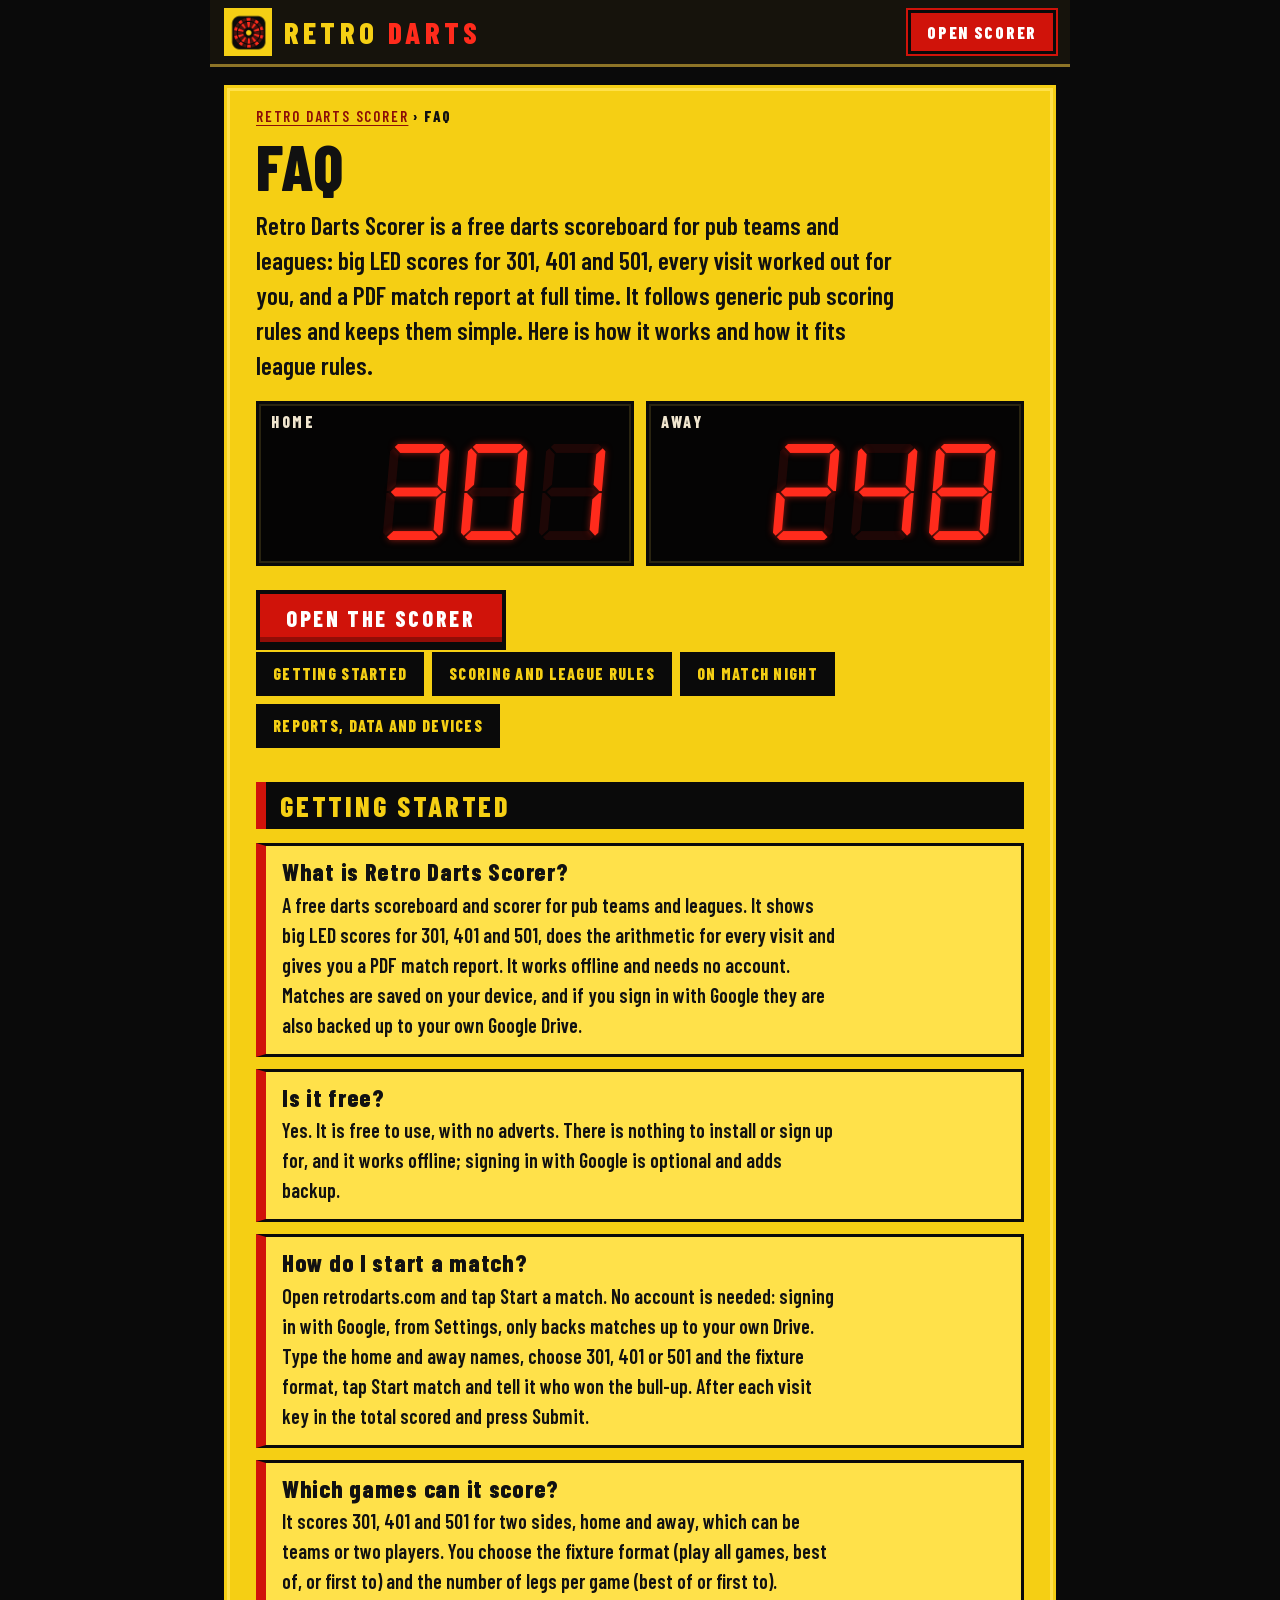
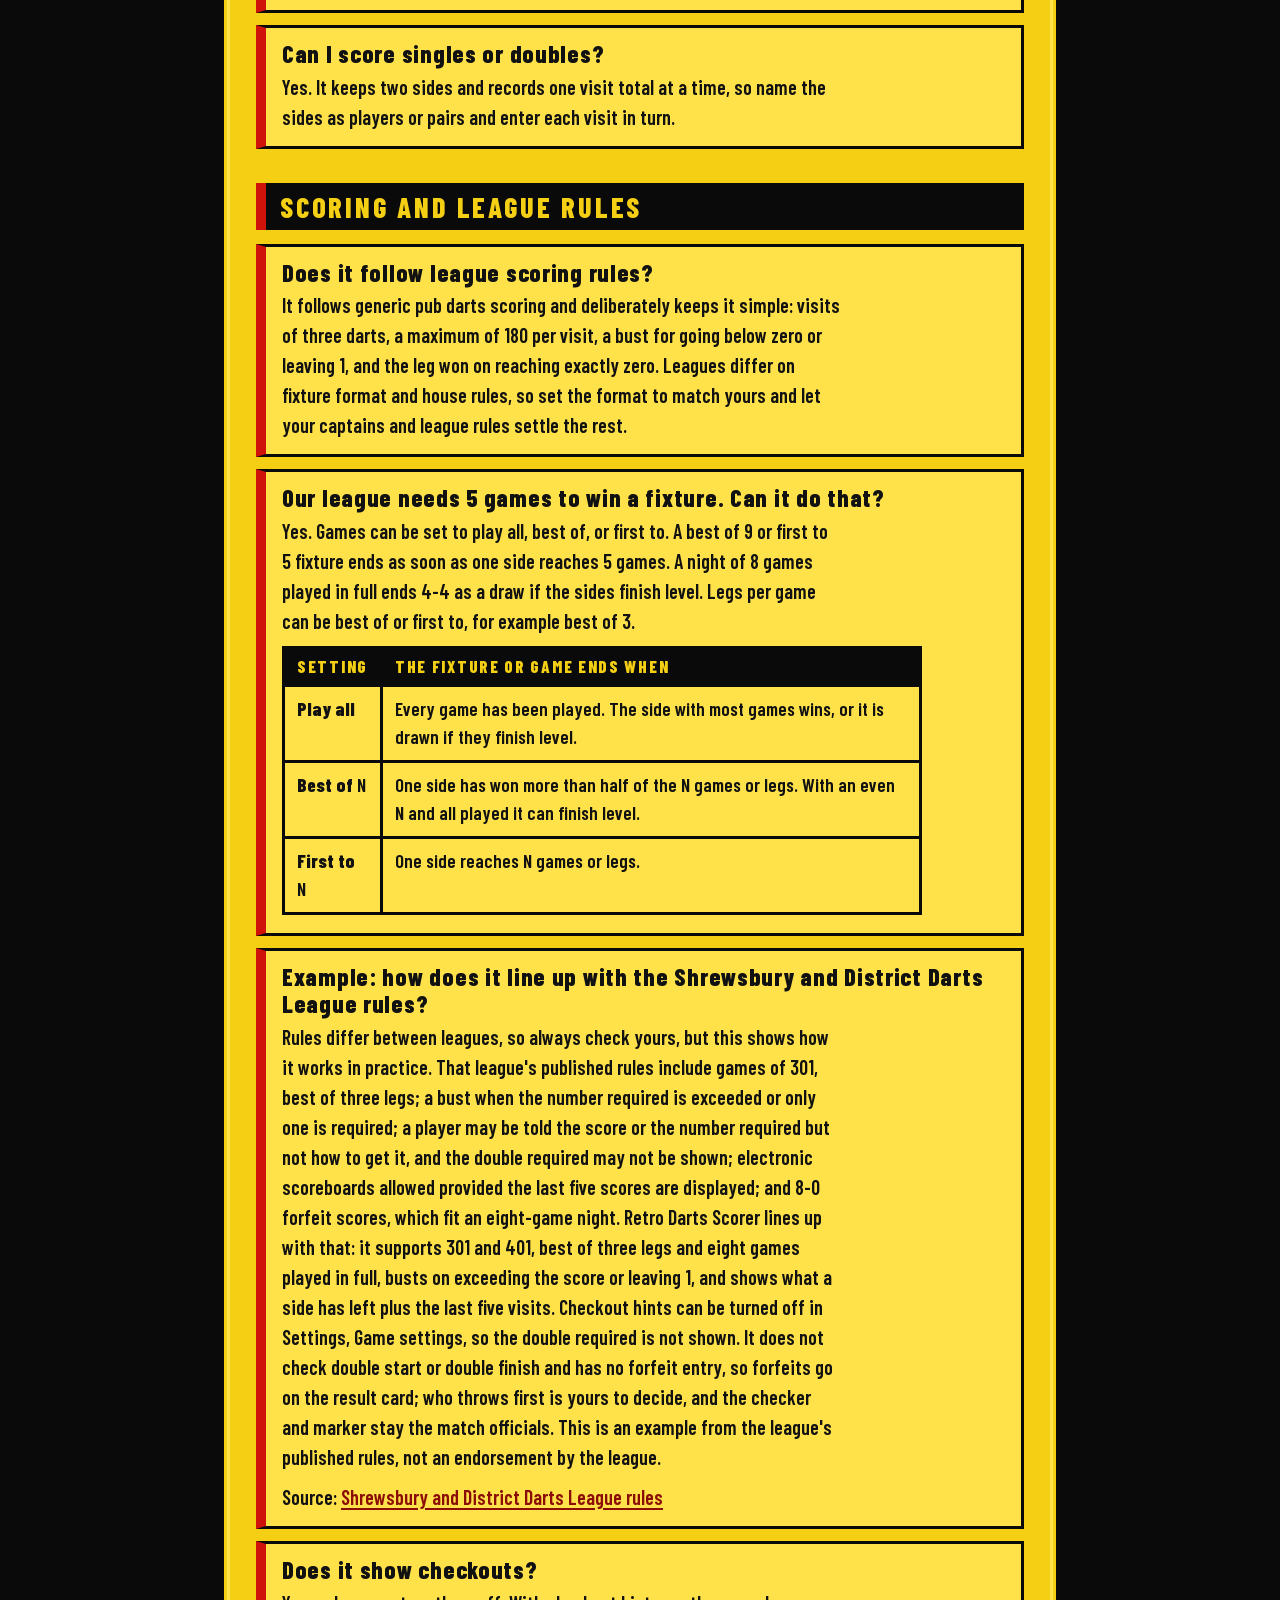
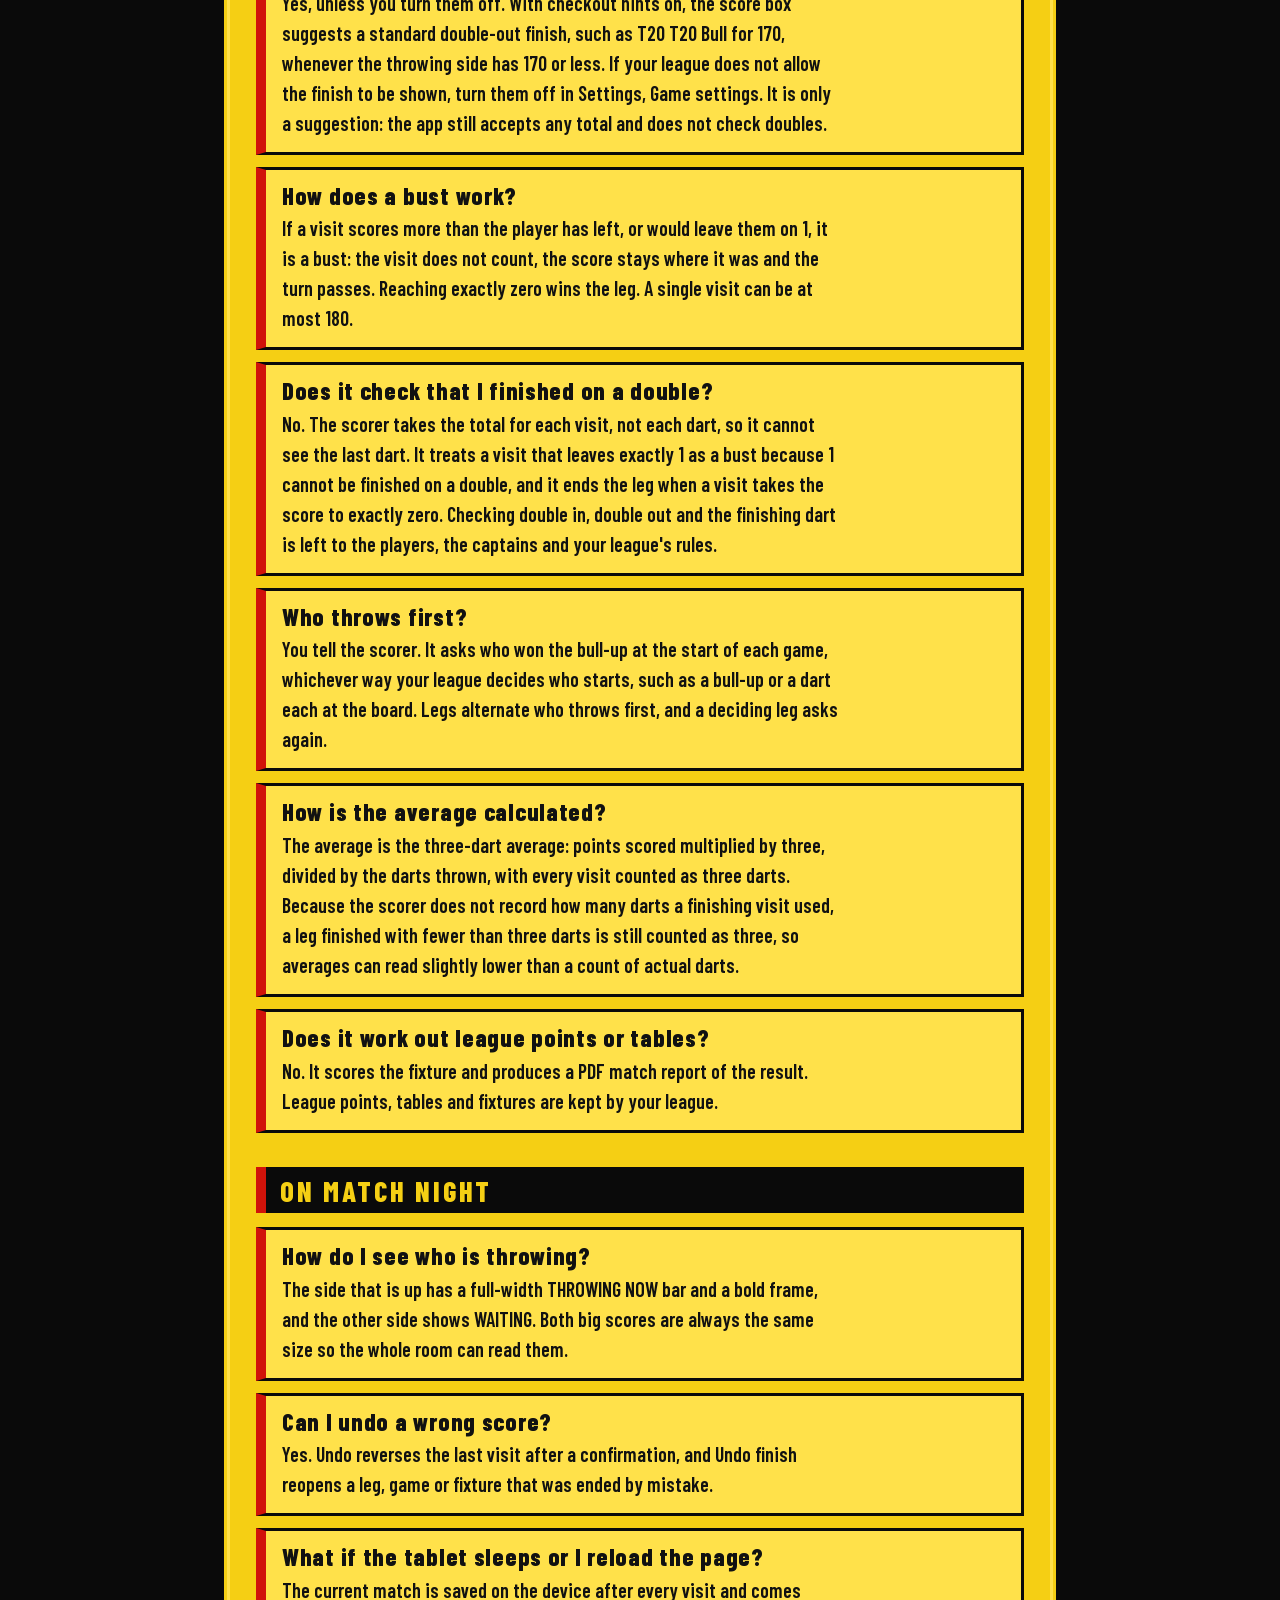
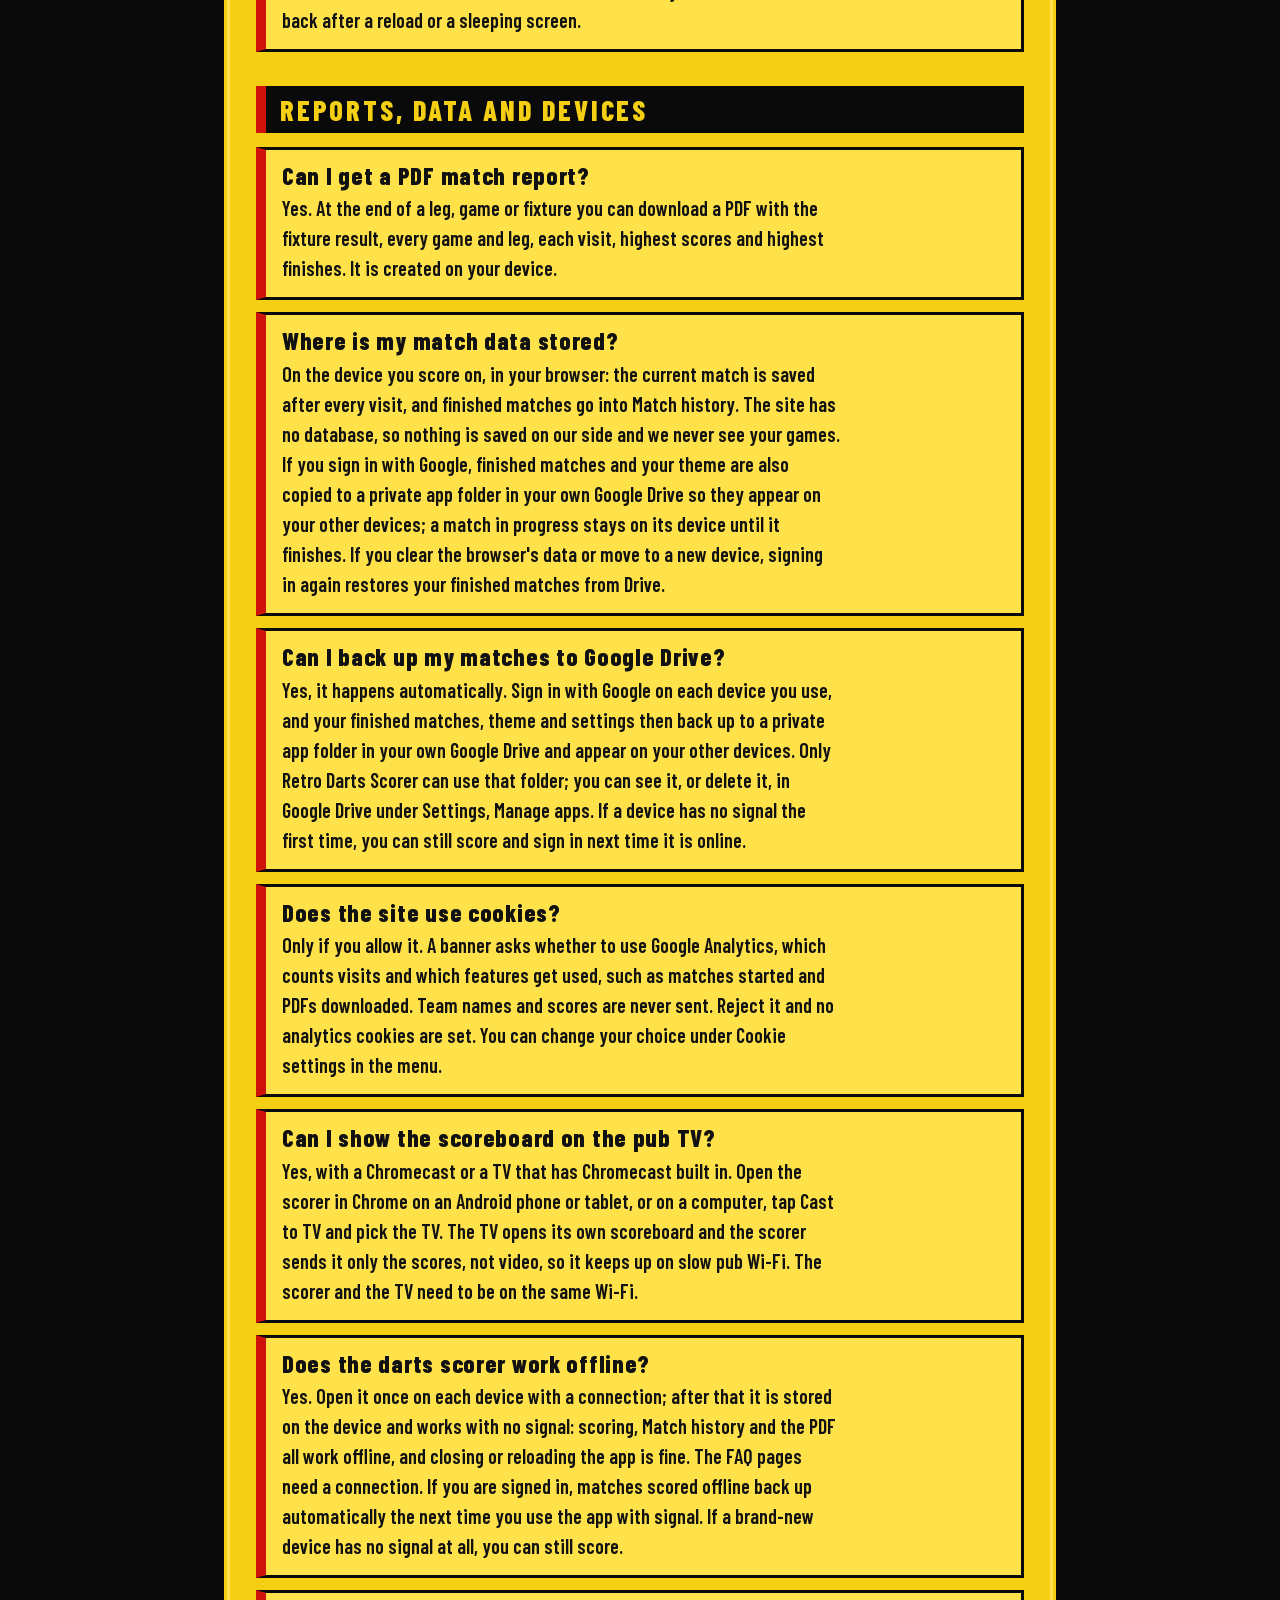
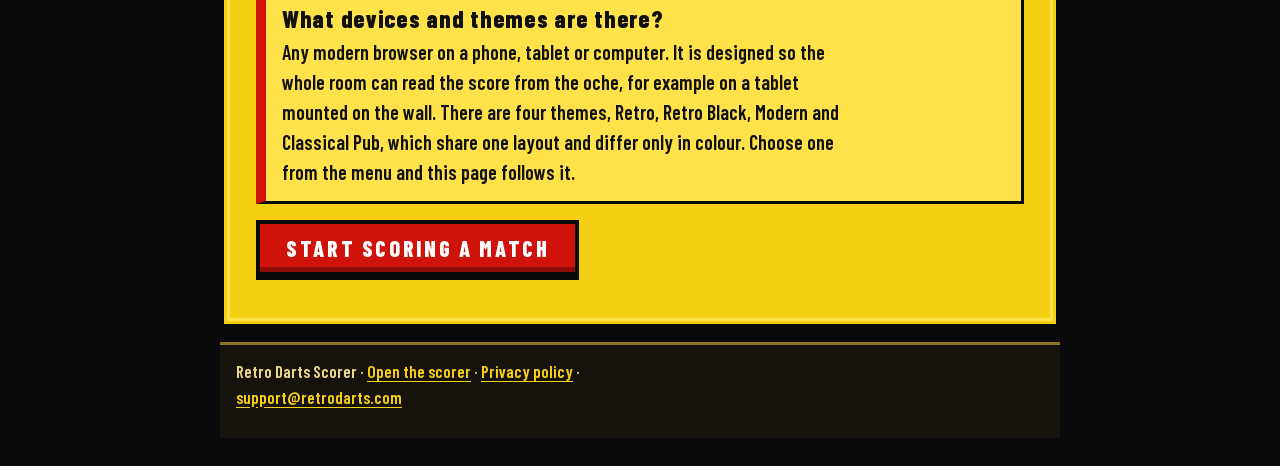
<file: faq/index.html>
<!doctype html>
<html lang="en-GB" data-theme="retro">
<head>
  <meta charset="utf-8">
  <meta name="viewport" content="width=device-width, initial-scale=1, viewport-fit=cover">
  <meta name="theme-color" content="#0A0A0A">
  <title>Retro Darts Scorer FAQ: league scoring rules, busts, formats and PDF reports</title>
  <meta name="description" content="Answers about Retro Darts Scorer: 301, 401 and 501 scoring, bust rules, league fixture formats, bull-ups, averages, optional checkout hints, PDF reports and offline use.">
  <meta name="robots" content="index,follow,max-image-preview:large,max-snippet:-1">
  <link rel="canonical" href="https://retrodarts.com/faq/">
  <meta property="og:type" content="article">
  <meta property="og:site_name" content="Retro Darts">
  <meta property="og:locale" content="en_GB">
  <meta property="og:title" content="Retro Darts Scorer FAQ: league scoring rules, busts and formats">
  <meta property="og:description" content="Scoring rules, league fixture formats, busts, averages, PDF reports and offline use, answered. Free darts scorer for pubs and leagues.">
  <meta property="og:url" content="https://retrodarts.com/faq/">
  <meta property="og:image" content="https://retrodarts.com/og-image.png">
  <meta property="og:image:width" content="1200">
  <meta property="og:image:height" content="630">
  <meta property="og:image:alt" content="Retro Darts: a yellow and black darts scoreboard with red LED scores">
  <meta name="twitter:card" content="summary_large_image">
  <link rel="icon" href="../icons/favicon.svg" type="image/svg+xml">
  <link rel="icon" href="../icons/favicon-32.png" type="image/png" sizes="32x32">
  <link rel="apple-touch-icon" href="../icons/apple-touch-icon.png" sizes="180x180">
  <script>try{var t=localStorage.getItem('retro-darts-theme-v1');if(['retro','led','modern','pub-oche'].indexOf(t)>-1)document.documentElement.setAttribute('data-theme',t)}catch(e){}</script>
  <script type="application/ld+json">
{
  "@context": "https://schema.org",
  "@graph": [
    {
      "@type": "WebPage",
      "@id": "https://retrodarts.com/faq/#webpage",
      "url": "https://retrodarts.com/faq/",
      "name": "Retro Darts Scorer FAQ: league scoring rules, busts, formats and PDF reports",
      "inLanguage": "en-GB",
      "isPartOf": {
        "@id": "https://retrodarts.com/#website"
      },
      "about": {
        "@id": "https://retrodarts.com/#app"
      },
      "breadcrumb": {
        "@id": "https://retrodarts.com/faq/#breadcrumb"
      }
    },
    {
      "@type": "BreadcrumbList",
      "@id": "https://retrodarts.com/faq/#breadcrumb",
      "itemListElement": [
        {
          "@type": "ListItem",
          "position": 1,
          "name": "Retro Darts Scorer",
          "item": "https://retrodarts.com/"
        },
        {
          "@type": "ListItem",
          "position": 2,
          "name": "FAQ",
          "item": "https://retrodarts.com/faq/"
        }
      ]
    },
    {
      "@type": "FAQPage",
      "@id": "https://retrodarts.com/faq/#faq",
      "mainEntity": [
        {
          "@type": "Question",
          "name": "What is Retro Darts Scorer?",
          "acceptedAnswer": {
            "@type": "Answer",
            "text": "A free darts scoreboard and scorer for pub teams and leagues. It shows big LED scores for 301, 401 and 501, does the arithmetic for every visit and gives you a PDF match report. It works offline and needs no account. Matches are saved on your device, and if you sign in with Google they are also backed up to your own Google Drive."
          }
        },
        {
          "@type": "Question",
          "name": "Is it free?",
          "acceptedAnswer": {
            "@type": "Answer",
            "text": "Yes. It is free to use, with no adverts. There is nothing to install or sign up for, and it works offline; signing in with Google is optional and adds backup."
          }
        },
        {
          "@type": "Question",
          "name": "How do I start a match?",
          "acceptedAnswer": {
            "@type": "Answer",
            "text": "Open retrodarts.com and tap Start a match. No account is needed: signing in with Google, from Settings, only backs matches up to your own Drive. Type the home and away names, choose 301, 401 or 501 and the fixture format, tap Start match and tell it who won the bull-up. After each visit key in the total scored and press Submit."
          }
        },
        {
          "@type": "Question",
          "name": "Which games can it score?",
          "acceptedAnswer": {
            "@type": "Answer",
            "text": "It scores 301, 401 and 501 for two sides, home and away, which can be teams or two players. You choose the fixture format (play all games, best of, or first to) and the number of legs per game (best of or first to)."
          }
        },
        {
          "@type": "Question",
          "name": "Can I score singles or doubles?",
          "acceptedAnswer": {
            "@type": "Answer",
            "text": "Yes. It keeps two sides and records one visit total at a time, so name the sides as players or pairs and enter each visit in turn."
          }
        },
        {
          "@type": "Question",
          "name": "Does it follow league scoring rules?",
          "acceptedAnswer": {
            "@type": "Answer",
            "text": "It follows generic pub darts scoring and deliberately keeps it simple: visits of three darts, a maximum of 180 per visit, a bust for going below zero or leaving 1, and the leg won on reaching exactly zero. Leagues differ on fixture format and house rules, so set the format to match yours and let your captains and league rules settle the rest."
          }
        },
        {
          "@type": "Question",
          "name": "Our league needs 5 games to win a fixture. Can it do that?",
          "acceptedAnswer": {
            "@type": "Answer",
            "text": "Yes. Games can be set to play all, best of, or first to. A best of 9 or first to 5 fixture ends as soon as one side reaches 5 games. A night of 8 games played in full ends 4-4 as a draw if the sides finish level. Legs per game can be best of or first to, for example best of 3."
          }
        },
        {
          "@type": "Question",
          "name": "Example: how does it line up with the Shrewsbury and District Darts League rules?",
          "acceptedAnswer": {
            "@type": "Answer",
            "text": "Rules differ between leagues, so always check yours, but this shows how it works in practice. That league's published rules include games of 301, best of three legs; a bust when the number required is exceeded or only one is required; a player may be told the score or the number required but not how to get it, and the double required may not be shown; electronic scoreboards allowed provided the last five scores are displayed; and 8-0 forfeit scores, which fit an eight-game night. Retro Darts Scorer lines up with that: it supports 301 and 401, best of three legs and eight games played in full, busts on exceeding the score or leaving 1, and shows what a side has left plus the last five visits. Checkout hints can be turned off in Settings, Game settings, so the double required is not shown. It does not check double start or double finish and has no forfeit entry, so forfeits go on the result card; who throws first is yours to decide, and the checker and marker stay the match officials. This is an example from the league's published rules, not an endorsement by the league."
          }
        },
        {
          "@type": "Question",
          "name": "Does it show checkouts?",
          "acceptedAnswer": {
            "@type": "Answer",
            "text": "Yes, unless you turn them off. With checkout hints on, the score box suggests a standard double-out finish, such as T20 T20 Bull for 170, whenever the throwing side has 170 or less. If your league does not allow the finish to be shown, turn them off in Settings, Game settings. It is only a suggestion: the app still accepts any total and does not check doubles."
          }
        },
        {
          "@type": "Question",
          "name": "How does a bust work?",
          "acceptedAnswer": {
            "@type": "Answer",
            "text": "If a visit scores more than the player has left, or would leave them on 1, it is a bust: the visit does not count, the score stays where it was and the turn passes. Reaching exactly zero wins the leg. A single visit can be at most 180."
          }
        },
        {
          "@type": "Question",
          "name": "Does it check that I finished on a double?",
          "acceptedAnswer": {
            "@type": "Answer",
            "text": "No. The scorer takes the total for each visit, not each dart, so it cannot see the last dart. It treats a visit that leaves exactly 1 as a bust because 1 cannot be finished on a double, and it ends the leg when a visit takes the score to exactly zero. Checking double in, double out and the finishing dart is left to the players, the captains and your league's rules."
          }
        },
        {
          "@type": "Question",
          "name": "Who throws first?",
          "acceptedAnswer": {
            "@type": "Answer",
            "text": "You tell the scorer. It asks who won the bull-up at the start of each game, whichever way your league decides who starts, such as a bull-up or a dart each at the board. Legs alternate who throws first, and a deciding leg asks again."
          }
        },
        {
          "@type": "Question",
          "name": "How is the average calculated?",
          "acceptedAnswer": {
            "@type": "Answer",
            "text": "The average is the three-dart average: points scored multiplied by three, divided by the darts thrown, with every visit counted as three darts. Because the scorer does not record how many darts a finishing visit used, a leg finished with fewer than three darts is still counted as three, so averages can read slightly lower than a count of actual darts."
          }
        },
        {
          "@type": "Question",
          "name": "Does it work out league points or tables?",
          "acceptedAnswer": {
            "@type": "Answer",
            "text": "No. It scores the fixture and produces a PDF match report of the result. League points, tables and fixtures are kept by your league."
          }
        },
        {
          "@type": "Question",
          "name": "How do I see who is throwing?",
          "acceptedAnswer": {
            "@type": "Answer",
            "text": "The side that is up has a full-width THROWING NOW bar and a bold frame, and the other side shows WAITING. Both big scores are always the same size so the whole room can read them."
          }
        },
        {
          "@type": "Question",
          "name": "Can I undo a wrong score?",
          "acceptedAnswer": {
            "@type": "Answer",
            "text": "Yes. Undo reverses the last visit after a confirmation, and Undo finish reopens a leg, game or fixture that was ended by mistake."
          }
        },
        {
          "@type": "Question",
          "name": "What if the tablet sleeps or I reload the page?",
          "acceptedAnswer": {
            "@type": "Answer",
            "text": "The current match is saved on the device after every visit and comes back after a reload or a sleeping screen."
          }
        },
        {
          "@type": "Question",
          "name": "Can I get a PDF match report?",
          "acceptedAnswer": {
            "@type": "Answer",
            "text": "Yes. At the end of a leg, game or fixture you can download a PDF with the fixture result, every game and leg, each visit, highest scores and highest finishes. It is created on your device."
          }
        },
        {
          "@type": "Question",
          "name": "Where is my match data stored?",
          "acceptedAnswer": {
            "@type": "Answer",
            "text": "On the device you score on, in your browser: the current match is saved after every visit, and finished matches go into Match history. The site has no database, so nothing is saved on our side and we never see your games. If you sign in with Google, finished matches and your theme are also copied to a private app folder in your own Google Drive so they appear on your other devices; a match in progress stays on its device until it finishes. If you clear the browser's data or move to a new device, signing in again restores your finished matches from Drive."
          }
        },
        {
          "@type": "Question",
          "name": "Can I back up my matches to Google Drive?",
          "acceptedAnswer": {
            "@type": "Answer",
            "text": "Yes, it happens automatically. Sign in with Google on each device you use, and your finished matches, theme and settings then back up to a private app folder in your own Google Drive and appear on your other devices. Only Retro Darts Scorer can use that folder; you can see it, or delete it, in Google Drive under Settings, Manage apps. If a device has no signal the first time, you can still score and sign in next time it is online."
          }
        },
        {
          "@type": "Question",
          "name": "Does the site use cookies?",
          "acceptedAnswer": {
            "@type": "Answer",
            "text": "Only if you allow it. A banner asks whether to use Google Analytics, which counts visits and which features get used, such as matches started and PDFs downloaded. Team names and scores are never sent. Reject it and no analytics cookies are set. You can change your choice under Cookie settings in the menu."
          }
        },
        {
          "@type": "Question",
          "name": "Can I show the scoreboard on the pub TV?",
          "acceptedAnswer": {
            "@type": "Answer",
            "text": "Yes, with a Chromecast or a TV that has Chromecast built in. Open the scorer in Chrome on an Android phone or tablet, or on a computer, tap Cast to TV and pick the TV. The TV opens its own scoreboard and the scorer sends it only the scores, not video, so it keeps up on slow pub Wi-Fi. The scorer and the TV need to be on the same Wi-Fi."
          }
        },
        {
          "@type": "Question",
          "name": "Does the darts scorer work offline?",
          "acceptedAnswer": {
            "@type": "Answer",
            "text": "Yes. Open it once on each device with a connection; after that it is stored on the device and works with no signal: scoring, Match history and the PDF all work offline, and closing or reloading the app is fine. The FAQ pages need a connection. If you are signed in, matches scored offline back up automatically the next time you use the app with signal. If a brand-new device has no signal at all, you can still score."
          }
        },
        {
          "@type": "Question",
          "name": "What devices and themes are there?",
          "acceptedAnswer": {
            "@type": "Answer",
            "text": "Any modern browser on a phone, tablet or computer. It is designed so the whole room can read the score from the oche, for example on a tablet mounted on the wall. There are four themes, Retro, Retro Black, Modern and Classical Pub, which share one layout and differ only in colour. Choose one from the menu and this page follows it."
          }
        }
      ]
    }
  ]
}
  </script>
  <link rel="stylesheet" href="../site.css">
</head>
<body>
  <div class="site">
    <header class="bar">
      <a class="brand" href="../" aria-label="Retro Darts Scorer home"><img src="../icons/icon-192.png" alt="" width="48" height="48"><span>Retro <b>Darts</b></span></a>
      <a class="bar-cta" href="../">Open scorer</a>
    </header>
    <main class="page">
      <nav class="crumbs" aria-label="Breadcrumb"><a href="../">Retro Darts Scorer</a> › FAQ</nav>
      <h1>FAQ</h1>
      <p class="lede">Retro Darts Scorer is a free darts scoreboard for pub teams and leagues: big LED scores for 301, 401 and 501, every visit worked out for you, and a PDF match report at full time. It follows generic pub scoring rules and keeps them simple. Here is how it works and how it fits league rules.</p>
      <div class="led-row" aria-hidden="true">
        <div class="led-box"><span class="led-label">Home</span><span class="led"><span>301</span></span></div>
        <div class="led-box"><span class="led-label">Away</span><span class="led"><span>248</span></span></div>
      </div>
      <a class="cta" href="../">Open the scorer</a>
      <ul class="toc" aria-label="Sections">
        <li><a href="#start">Getting started</a></li>
        <li><a href="#rules">Scoring and league rules</a></li>
        <li><a href="#night">On match night</a></li>
        <li><a href="#data">Reports, data and devices</a></li>
      </ul>

      <h2 id="start">Getting started</h2>
      <div class="qa"><h3>What is Retro Darts Scorer?</h3><p>A free darts scoreboard and scorer for pub teams and leagues. It shows big LED scores for 301, 401 and 501, does the arithmetic for every visit and gives you a PDF match report. It works offline and needs no account. Matches are saved on your device, and if you sign in with Google they are also backed up to your own Google Drive.</p></div>
      <div class="qa"><h3>Is it free?</h3><p>Yes. It is free to use, with no adverts. There is nothing to install or sign up for, and it works offline; signing in with Google is optional and adds backup.</p></div>
      <div class="qa"><h3>How do I start a match?</h3><p>Open retrodarts.com and tap Start a match. No account is needed: signing in with Google, from Settings, only backs matches up to your own Drive. Type the home and away names, choose 301, 401 or 501 and the fixture format, tap Start match and tell it who won the bull-up. After each visit key in the total scored and press Submit.</p></div>
      <div class="qa"><h3>Which games can it score?</h3><p>It scores 301, 401 and 501 for two sides, home and away, which can be teams or two players. You choose the fixture format (play all games, best of, or first to) and the number of legs per game (best of or first to).</p></div>
      <div class="qa"><h3>Can I score singles or doubles?</h3><p>Yes. It keeps two sides and records one visit total at a time, so name the sides as players or pairs and enter each visit in turn.</p></div>
      <h2 id="rules">Scoring and league rules</h2>
      <div class="qa"><h3>Does it follow league scoring rules?</h3><p>It follows generic pub darts scoring and deliberately keeps it simple: visits of three darts, a maximum of 180 per visit, a bust for going below zero or leaving 1, and the leg won on reaching exactly zero. Leagues differ on fixture format and house rules, so set the format to match yours and let your captains and league rules settle the rest.</p></div>
      <div class="qa"><h3>Our league needs 5 games to win a fixture. Can it do that?</h3><p>Yes. Games can be set to play all, best of, or first to. A best of 9 or first to 5 fixture ends as soon as one side reaches 5 games. A night of 8 games played in full ends 4-4 as a draw if the sides finish level. Legs per game can be best of or first to, for example best of 3.</p>
        <table class="tbl">
          <thead><tr><th>Setting</th><th>The fixture or game ends when</th></tr></thead>
          <tbody>
            <tr><td><b>Play all</b></td><td>Every game has been played. The side with most games wins, or it is drawn if they finish level.</td></tr>
            <tr><td><b>Best of</b> N</td><td>One side has won more than half of the N games or legs. With an even N and all played it can finish level.</td></tr>
            <tr><td><b>First to</b> N</td><td>One side reaches N games or legs.</td></tr>
          </tbody>
        </table></div>
      <div class="qa"><h3>Example: how does it line up with the Shrewsbury and District Darts League rules?</h3><p>Rules differ between leagues, so always check yours, but this shows how it works in practice. That league's published rules include games of 301, best of three legs; a bust when the number required is exceeded or only one is required; a player may be told the score or the number required but not how to get it, and the double required may not be shown; electronic scoreboards allowed provided the last five scores are displayed; and 8-0 forfeit scores, which fit an eight-game night. Retro Darts Scorer lines up with that: it supports 301 and 401, best of three legs and eight games played in full, busts on exceeding the score or leaving 1, and shows what a side has left plus the last five visits. Checkout hints can be turned off in Settings, Game settings, so the double required is not shown. It does not check double start or double finish and has no forfeit entry, so forfeits go on the result card; who throws first is yours to decide, and the checker and marker stay the match officials. This is an example from the league's published rules, not an endorsement by the league.</p>
        <p class="src">Source: <a href="https://www.shrewsburydarts.org.uk/information/rules/" rel="noopener">Shrewsbury and District Darts League rules</a></p></div>
      <div class="qa"><h3>Does it show checkouts?</h3><p>Yes, unless you turn them off. With checkout hints on, the score box suggests a standard double-out finish, such as T20 T20 Bull for 170, whenever the throwing side has 170 or less. If your league does not allow the finish to be shown, turn them off in Settings, Game settings. It is only a suggestion: the app still accepts any total and does not check doubles.</p></div>
      <div class="qa"><h3>How does a bust work?</h3><p>If a visit scores more than the player has left, or would leave them on 1, it is a bust: the visit does not count, the score stays where it was and the turn passes. Reaching exactly zero wins the leg. A single visit can be at most 180.</p></div>
      <div class="qa"><h3>Does it check that I finished on a double?</h3><p>No. The scorer takes the total for each visit, not each dart, so it cannot see the last dart. It treats a visit that leaves exactly 1 as a bust because 1 cannot be finished on a double, and it ends the leg when a visit takes the score to exactly zero. Checking double in, double out and the finishing dart is left to the players, the captains and your league's rules.</p></div>
      <div class="qa"><h3>Who throws first?</h3><p>You tell the scorer. It asks who won the bull-up at the start of each game, whichever way your league decides who starts, such as a bull-up or a dart each at the board. Legs alternate who throws first, and a deciding leg asks again.</p></div>
      <div class="qa"><h3>How is the average calculated?</h3><p>The average is the three-dart average: points scored multiplied by three, divided by the darts thrown, with every visit counted as three darts. Because the scorer does not record how many darts a finishing visit used, a leg finished with fewer than three darts is still counted as three, so averages can read slightly lower than a count of actual darts.</p></div>
      <div class="qa"><h3>Does it work out league points or tables?</h3><p>No. It scores the fixture and produces a PDF match report of the result. League points, tables and fixtures are kept by your league.</p></div>
      <h2 id="night">On match night</h2>
      <div class="qa"><h3>How do I see who is throwing?</h3><p>The side that is up has a full-width THROWING NOW bar and a bold frame, and the other side shows WAITING. Both big scores are always the same size so the whole room can read them.</p></div>
      <div class="qa"><h3>Can I undo a wrong score?</h3><p>Yes. Undo reverses the last visit after a confirmation, and Undo finish reopens a leg, game or fixture that was ended by mistake.</p></div>
      <div class="qa"><h3>What if the tablet sleeps or I reload the page?</h3><p>The current match is saved on the device after every visit and comes back after a reload or a sleeping screen.</p></div>
      <h2 id="data">Reports, data and devices</h2>
      <div class="qa"><h3>Can I get a PDF match report?</h3><p>Yes. At the end of a leg, game or fixture you can download a PDF with the fixture result, every game and leg, each visit, highest scores and highest finishes. It is created on your device.</p></div>
      <div class="qa"><h3>Where is my match data stored?</h3><p>On the device you score on, in your browser: the current match is saved after every visit, and finished matches go into Match history. The site has no database, so nothing is saved on our side and we never see your games. If you sign in with Google, finished matches and your theme are also copied to a private app folder in your own Google Drive so they appear on your other devices; a match in progress stays on its device until it finishes. If you clear the browser's data or move to a new device, signing in again restores your finished matches from Drive.</p></div>
      <div class="qa"><h3>Can I back up my matches to Google Drive?</h3><p>Yes, it happens automatically. Sign in with Google on each device you use, and your finished matches, theme and settings then back up to a private app folder in your own Google Drive and appear on your other devices. Only Retro Darts Scorer can use that folder; you can see it, or delete it, in Google Drive under Settings, Manage apps. If a device has no signal the first time, you can still score and sign in next time it is online.</p></div>
      <div class="qa"><h3>Does the site use cookies?</h3><p>Only if you allow it. A banner asks whether to use Google Analytics, which counts visits and which features get used, such as matches started and PDFs downloaded. Team names and scores are never sent. Reject it and no analytics cookies are set. You can change your choice under Cookie settings in the menu.</p></div>
      <div class="qa"><h3>Can I show the scoreboard on the pub TV?</h3><p>Yes, with a Chromecast or a TV that has Chromecast built in. Open the scorer in Chrome on an Android phone or tablet, or on a computer, tap Cast to TV and pick the TV. The TV opens its own scoreboard and the scorer sends it only the scores, not video, so it keeps up on slow pub Wi-Fi. The scorer and the TV need to be on the same Wi-Fi.</p></div>
      <div class="qa"><h3>Does the darts scorer work offline?</h3><p>Yes. Open it once on each device with a connection; after that it is stored on the device and works with no signal: scoring, Match history and the PDF all work offline, and closing or reloading the app is fine. The FAQ pages need a connection. If you are signed in, matches scored offline back up automatically the next time you use the app with signal. If a brand-new device has no signal at all, you can still score.</p></div>
      <div class="qa"><h3>What devices and themes are there?</h3><p>Any modern browser on a phone, tablet or computer. It is designed so the whole room can read the score from the oche, for example on a tablet mounted on the wall. There are four themes, Retro, Retro Black, Modern and Classical Pub, which share one layout and differ only in colour. Choose one from the menu and this page follows it.</p></div>

      <p><a class="cta" href="../">Start scoring a match</a></p>
    </main>
    <footer class="foot"><p>Retro Darts Scorer · <a href="../">Open the scorer</a> · <a href="../privacy/">Privacy policy</a> · <!--email_off--><a href="mailto:support@retrodarts.com">support@retrodarts.com</a><!--/email_off--></p></footer>
  </div>
</body>
</html>
</file>
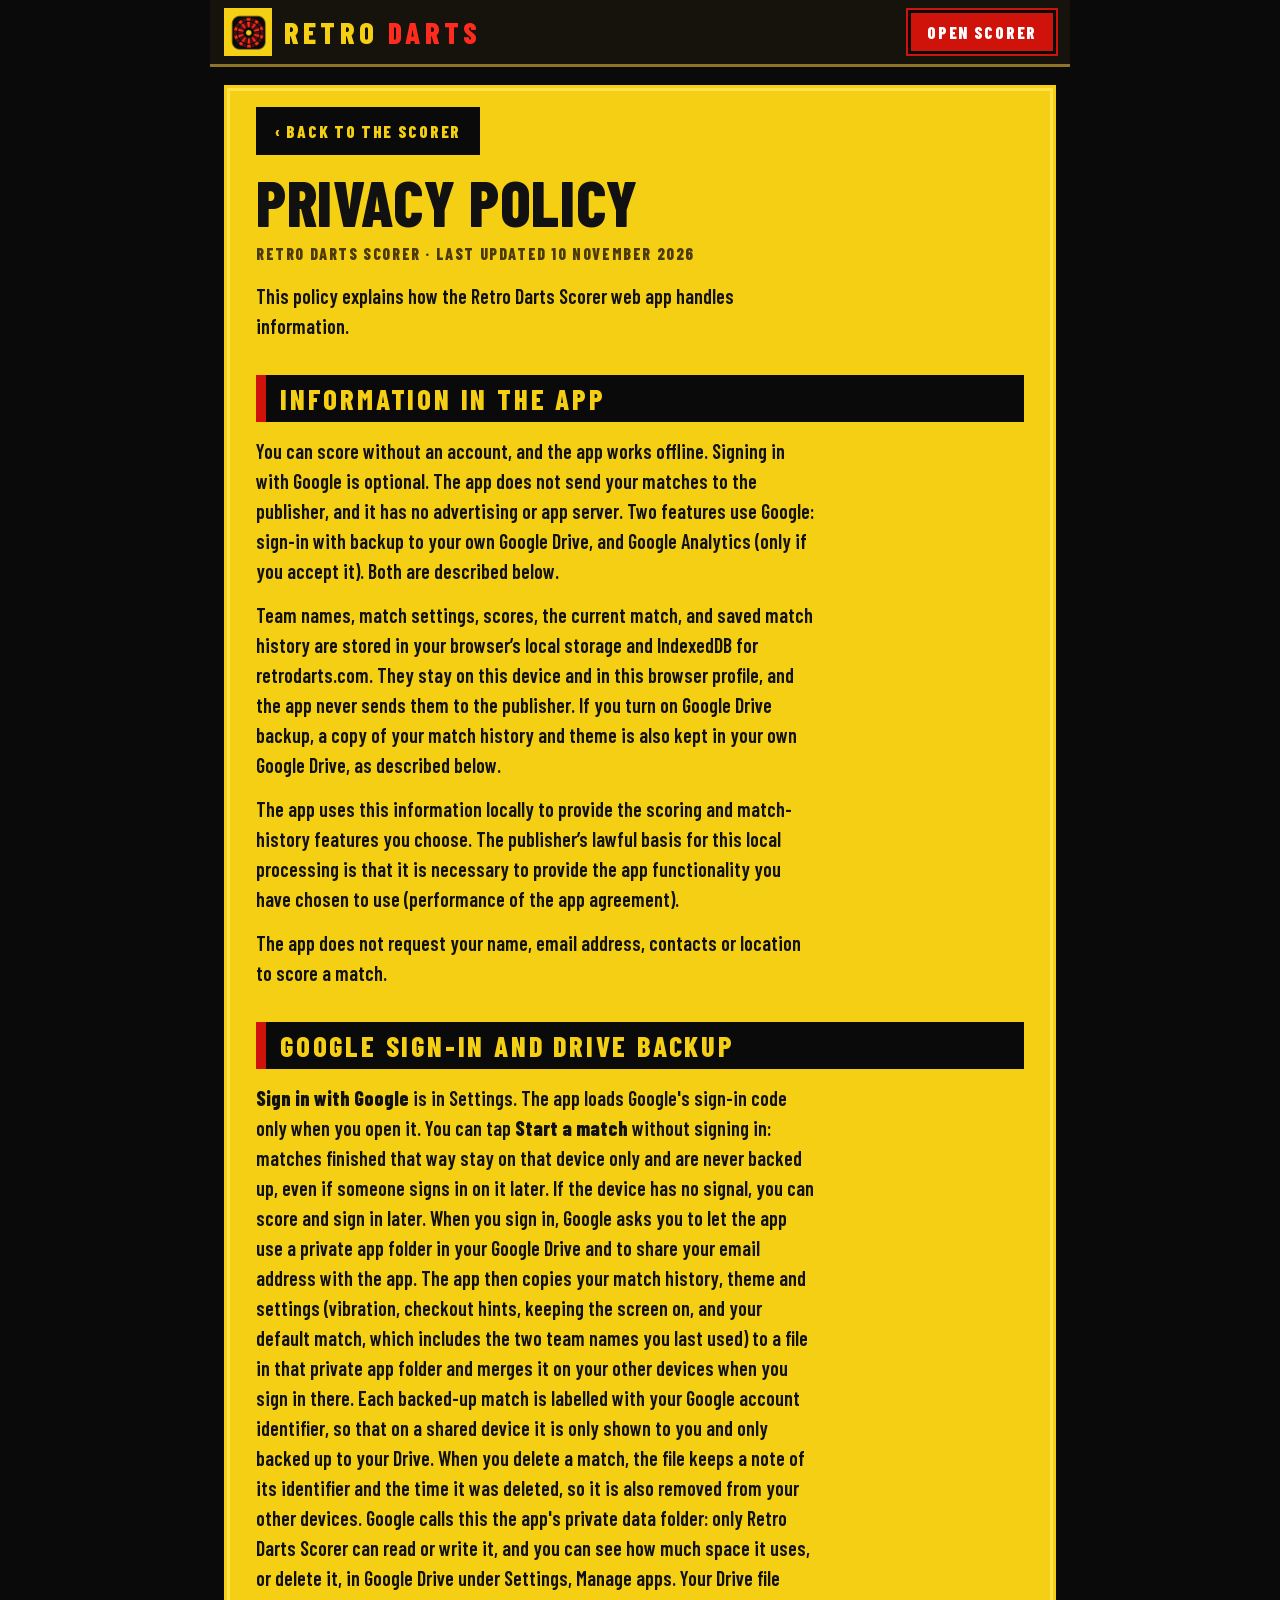
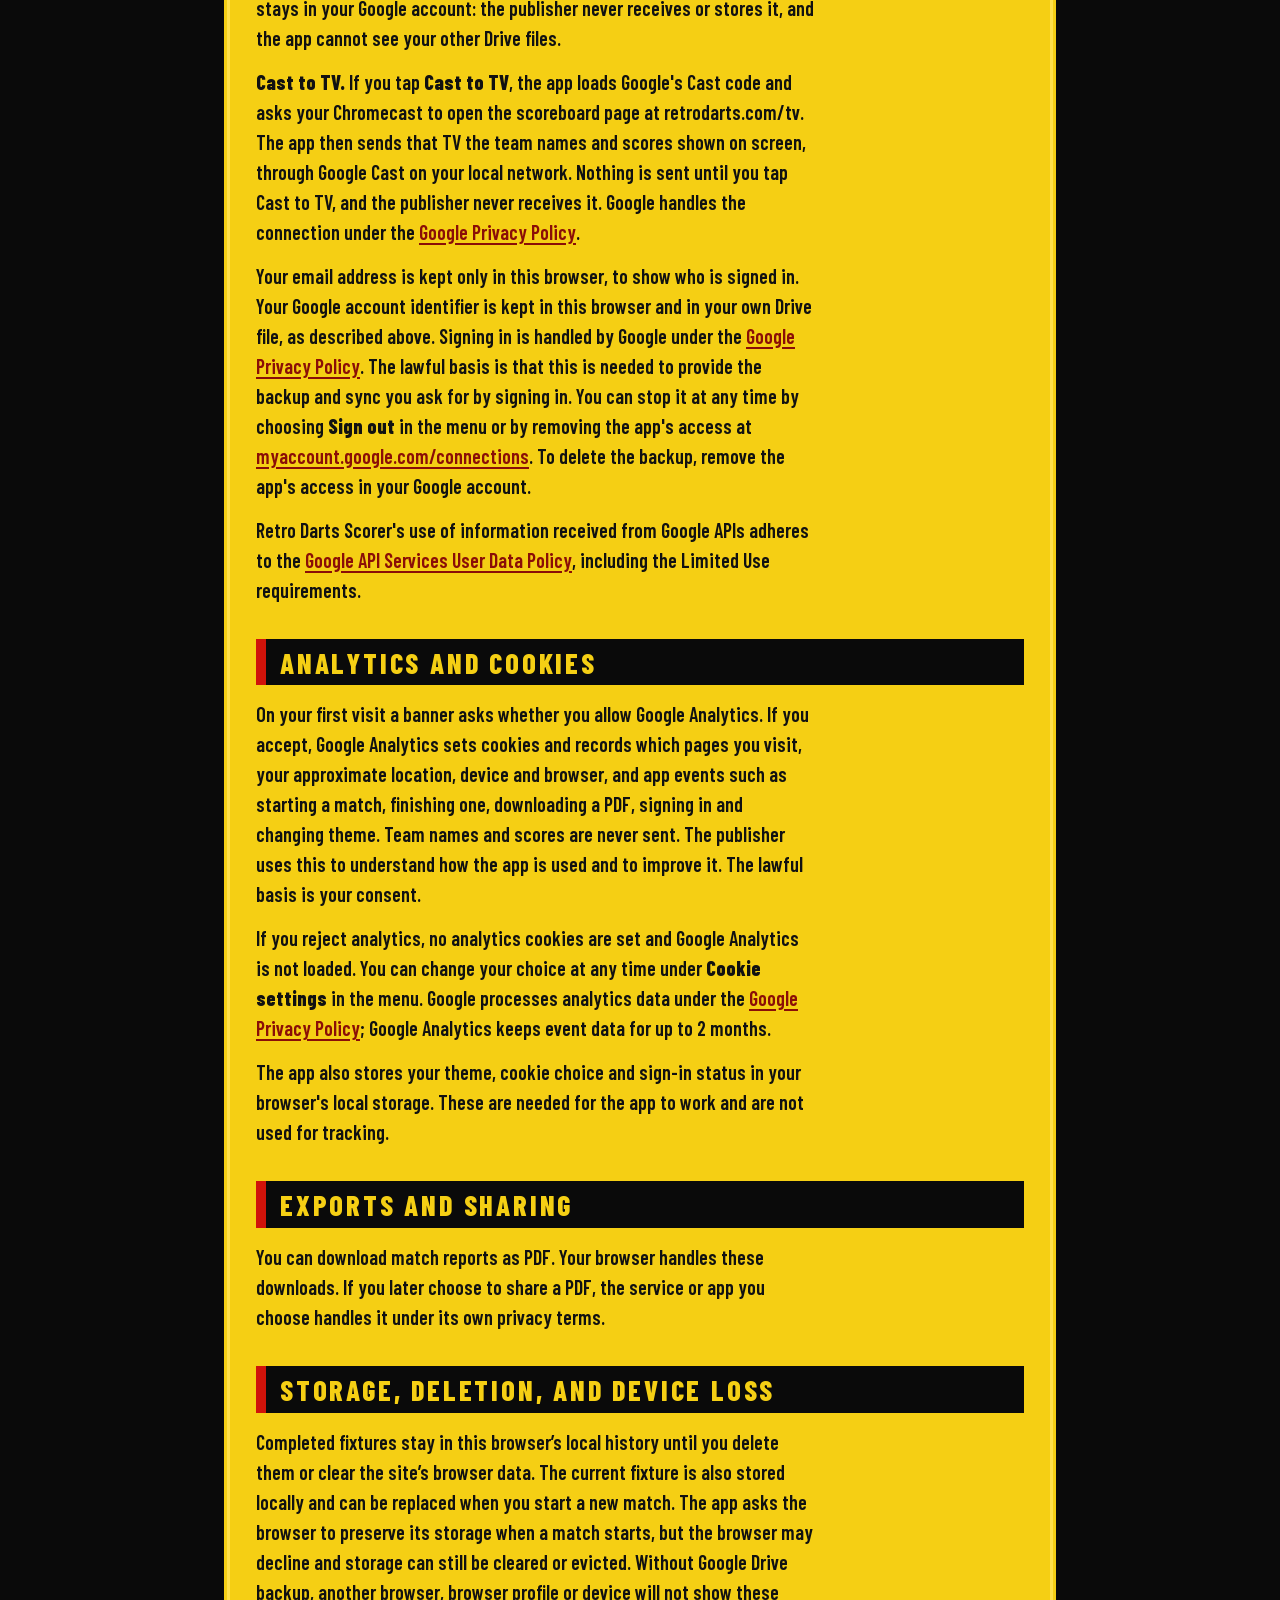
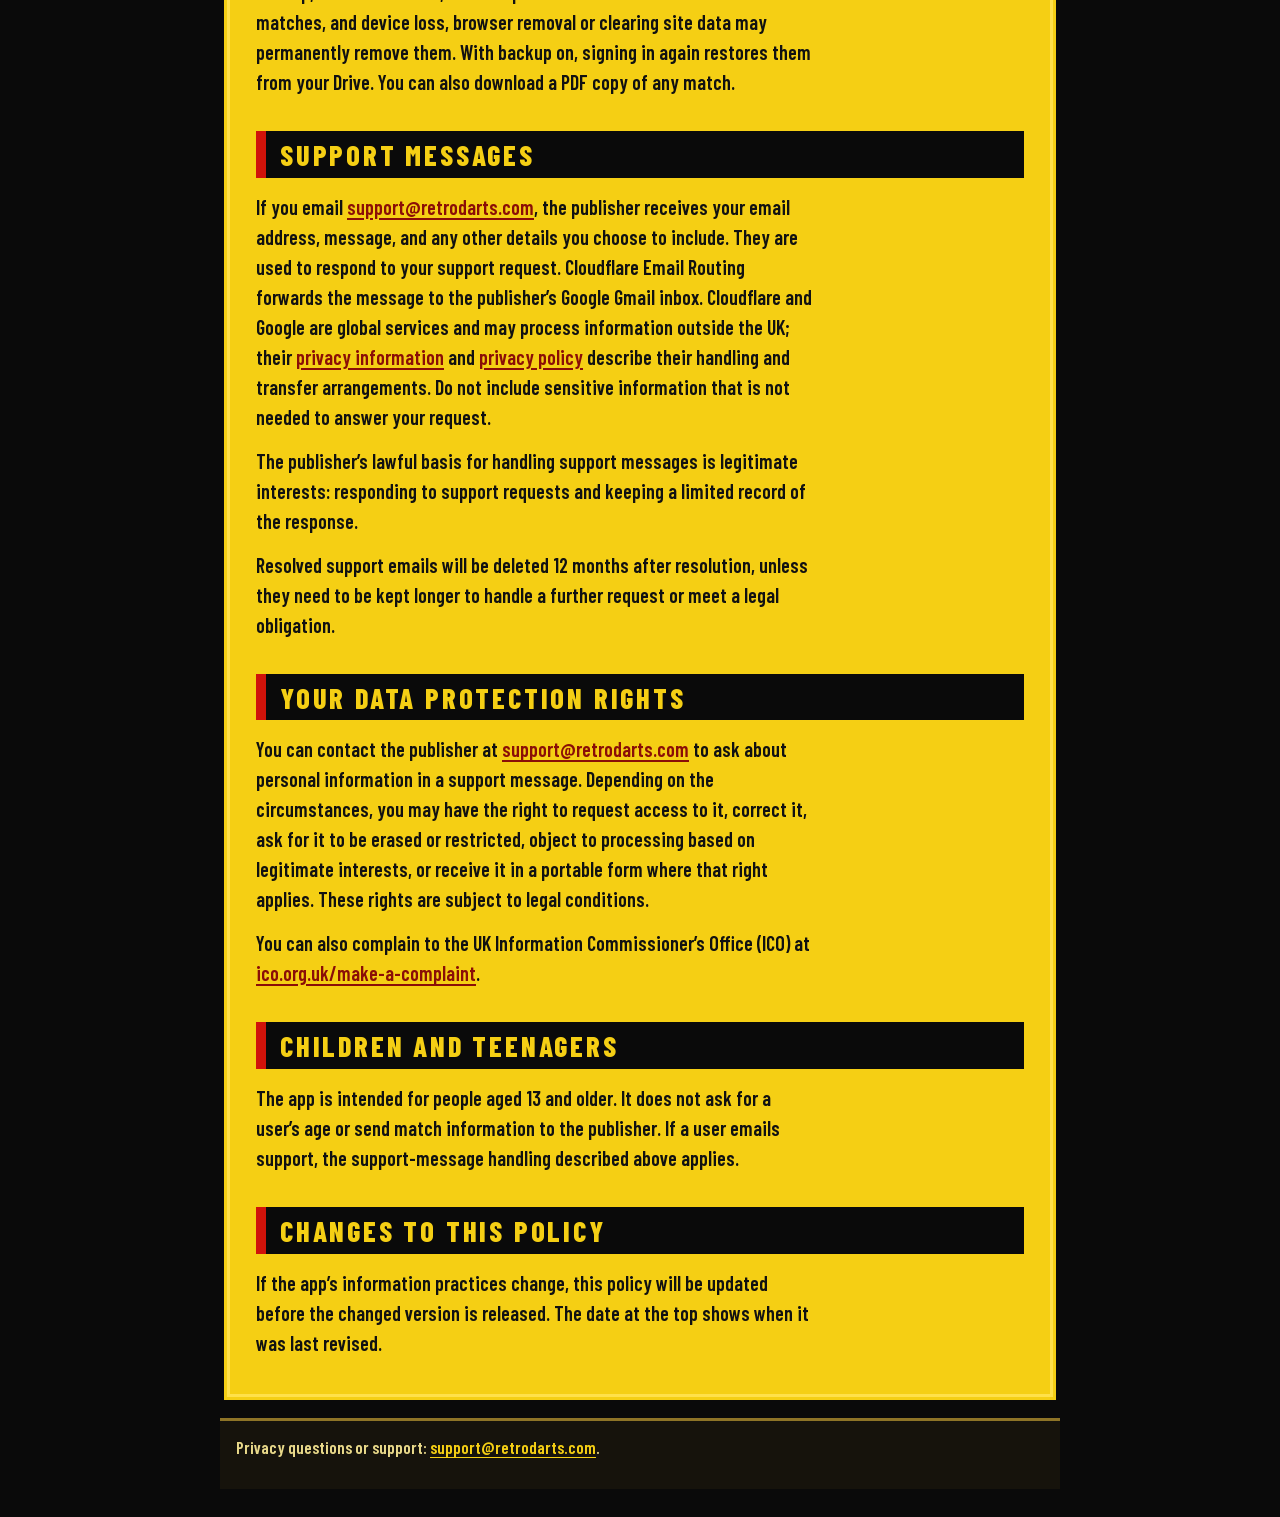
<file: privacy/index.html>
<!doctype html>
<html lang="en-GB" data-theme="retro">
<head>
  <meta charset="utf-8">
  <meta name="viewport" content="width=device-width, initial-scale=1, viewport-fit=cover">
  <meta name="theme-color" content="#0A0A0A">
  <meta name="description" content="Retro Darts Scorer privacy: matches stay on your device and back up to your own Google Drive. Analytics only if you accept it.">
  <meta name="robots" content="index,follow">
  <link rel="canonical" href="https://retrodarts.com/privacy/">
  <title>Privacy Policy — Retro Darts Scorer</title>
  <script>try{var t=localStorage.getItem('retro-darts-theme-v1');if(['retro','led','modern','pub-oche'].indexOf(t)>-1)document.documentElement.setAttribute('data-theme',t)}catch(e){}</script>
  <link rel="stylesheet" href="../site.css">
</head>
<body>
  <div class="site">
    <header class="bar">
      <a class="brand" href="../" aria-label="Retro Darts Scorer home"><img src="../icons/icon-192.png" alt="" width="48" height="48"><span>Retro <b>Darts</b></span></a>
      <a class="bar-cta" href="../">Open scorer</a>
    </header>
    <main class="page">
      <a class="back" href="../">‹ Back to the scorer</a>
      <h1>Privacy Policy</h1>
      <p class="updated">Retro Darts Scorer · Last updated 10 November 2026</p>
      <p>This policy explains how the Retro Darts Scorer web app handles information.</p>

      <h2>Information in the app</h2>
      <p>You can score without an account, and the app works offline. Signing in with Google is optional. The app does not send your matches to the publisher, and it has no advertising or app server. Two features use Google: sign-in with backup to your own Google Drive, and Google Analytics (only if you accept it). Both are described below.</p>
      <p>Team names, match settings, scores, the current match, and saved match history are stored in your browser’s local storage and IndexedDB for retrodarts.com. They stay on this device and in this browser profile, and the app never sends them to the publisher. If you turn on Google Drive backup, a copy of your match history and theme is also kept in your own Google Drive, as described below.</p>
      <p>The app uses this information locally to provide the scoring and match-history features you choose. The publisher’s lawful basis for this local processing is that it is necessary to provide the app functionality you have chosen to use (performance of the app agreement).</p>
      <p>The app does not request your name, email address, contacts or location to score a match.</p>


      <h2>Google sign-in and Drive backup</h2>
      <p><b>Sign in with Google</b> is in Settings. The app loads Google's sign-in code only when you open it. You can tap <b>Start a match</b> without signing in: matches finished that way stay on that device only and are never backed up, even if someone signs in on it later. If the device has no signal, you can score and sign in later. When you sign in, Google asks you to let the app use a private app folder in your Google Drive and to share your email address with the app. The app then copies your match history, theme and settings (vibration, checkout hints, keeping the screen on, and your default match, which includes the two team names you last used) to a file in that private app folder and merges it on your other devices when you sign in there. Each backed-up match is labelled with your Google account identifier, so that on a shared device it is only shown to you and only backed up to your Drive. When you delete a match, the file keeps a note of its identifier and the time it was deleted, so it is also removed from your other devices. Google calls this the app's private data folder: only Retro Darts Scorer can read or write it, and you can see how much space it uses, or delete it, in Google Drive under Settings, Manage apps. Your Drive file stays in your Google account: the publisher never receives or stores it, and the app cannot see your other Drive files.</p>
      <p><b>Cast to TV.</b> If you tap <b>Cast to TV</b>, the app loads Google's Cast code and asks your Chromecast to open the scoreboard page at retrodarts.com/tv. The app then sends that TV the team names and scores shown on screen, through Google Cast on your local network. Nothing is sent until you tap Cast to TV, and the publisher never receives it. Google handles the connection under the <a href="https://policies.google.com/privacy">Google Privacy Policy</a>.</p>
      <p>Your email address is kept only in this browser, to show who is signed in. Your Google account identifier is kept in this browser and in your own Drive file, as described above. Signing in is handled by Google under the <a href="https://policies.google.com/privacy">Google Privacy Policy</a>. The lawful basis is that this is needed to provide the backup and sync you ask for by signing in. You can stop it at any time by choosing <b>Sign out</b> in the menu or by removing the app's access at <a href="https://myaccount.google.com/connections">myaccount.google.com/connections</a>. To delete the backup, remove the app's access in your Google account.</p>
      <p>Retro Darts Scorer's use of information received from Google APIs adheres to the <a href="https://developers.google.com/terms/api-services-user-data-policy">Google API Services User Data Policy</a>, including the Limited Use requirements.</p>

      <h2>Analytics and cookies</h2>
      <p>On your first visit a banner asks whether you allow Google Analytics. If you accept, Google Analytics sets cookies and records which pages you visit, your approximate location, device and browser, and app events such as starting a match, finishing one, downloading a PDF, signing in and changing theme. Team names and scores are never sent. The publisher uses this to understand how the app is used and to improve it. The lawful basis is your consent.</p>
      <p>If you reject analytics, no analytics cookies are set and Google Analytics is not loaded. You can change your choice at any time under <b>Cookie settings</b> in the menu. Google processes analytics data under the <a href="https://policies.google.com/privacy">Google Privacy Policy</a>; Google Analytics keeps event data for up to 2 months.</p>
      <p>The app also stores your theme, cookie choice and sign-in status in your browser's local storage. These are needed for the app to work and are not used for tracking.</p>
      <h2>Exports and sharing</h2>
      <p>You can download match reports as PDF. Your browser handles these downloads. If you later choose to share a PDF, the service or app you choose handles it under its own privacy terms.</p>

      <h2>Storage, deletion, and device loss</h2>
      <p>Completed fixtures stay in this browser’s local history until you delete them or clear the site’s browser data. The current fixture is also stored locally and can be replaced when you start a new match. The app asks the browser to preserve its storage when a match starts, but the browser may decline and storage can still be cleared or evicted. Without Google Drive backup, another browser, browser profile or device will not show these matches, and device loss, browser removal or clearing site data may permanently remove them. With backup on, signing in again restores them from your Drive. You can also download a PDF copy of any match.</p>

      <h2>Support messages</h2>
      <p>If you email <!--email_off--><a href="mailto:support@retrodarts.com">support@retrodarts.com</a><!--/email_off-->, the publisher receives your email address, message, and any other details you choose to include. They are used to respond to your support request. Cloudflare Email Routing forwards the message to the publisher’s Google Gmail inbox. Cloudflare and Google are global services and may process information outside the UK; their <a href="https://www.cloudflare.com/privacypolicy/">privacy information</a> and <a href="https://policies.google.com/privacy">privacy policy</a> describe their handling and transfer arrangements. Do not include sensitive information that is not needed to answer your request.</p>
      <p>The publisher’s lawful basis for handling support messages is legitimate interests: responding to support requests and keeping a limited record of the response.</p>
      <p>Resolved support emails will be deleted 12 months after resolution, unless they need to be kept longer to handle a further request or meet a legal obligation.</p>

      <h2>Your data protection rights</h2>
      <p>You can contact the publisher at <!--email_off--><a href="mailto:support@retrodarts.com">support@retrodarts.com</a><!--/email_off--> to ask about personal information in a support message. Depending on the circumstances, you may have the right to request access to it, correct it, ask for it to be erased or restricted, object to processing based on legitimate interests, or receive it in a portable form where that right applies. These rights are subject to legal conditions.</p>
      <p>You can also complain to the UK Information Commissioner’s Office (ICO) at <a href="https://ico.org.uk/make-a-complaint/">ico.org.uk/make-a-complaint</a>.</p>

      <h2>Children and teenagers</h2>
      <p>The app is intended for people aged 13 and older. It does not ask for a user’s age or send match information to the publisher. If a user emails support, the support-message handling described above applies.</p>

      <h2>Changes to this policy</h2>
      <p>If the app’s information practices change, this policy will be updated before the changed version is released. The date at the top shows when it was last revised.</p>
    </main>
    <footer class="foot"><p>Privacy questions or support: <!--email_off--><a href="mailto:support@retrodarts.com">support@retrodarts.com</a><!--/email_off-->.</p></footer>
  </div>
</body>
</html>
</file>
<file: site.css>
/* Shared style for the static pages (guide, privacy, 404): the same blocky Retro look as the scorer.
   Yellow panels, black bars, red accents, Barlow Condensed type and DSEG7 LED digits. */
@font-face{font-family:"Barlow Condensed";src:url(fonts/barlow-condensed-400-700.woff2) format("woff2");font-weight:400 700;font-style:normal;font-display:swap}
@font-face{font-family:"Barlow Condensed";src:url(fonts/barlow-condensed-800-900.woff2) format("woff2");font-weight:800 900;font-style:normal;font-display:swap}
@font-face{font-family:DSEG7Classic;src:url(fonts/dseg7-classic-italic.woff2) format("woff2");font-weight:400;font-style:italic;font-display:swap}
/* Theme tokens: the same four themes as the scorer (picked from its menu, remembered in the browser). */
:root,html[data-theme="retro"]{--page:#0A0A0A;--panel:#F5CF14;--panel-hi:#FFE14A;--ink:#111;--ink-soft:#4B3A06;--label-bg:#0A0A0A;--label-ink:#F5CF14;--accent:#D0130A;--accent-ink:#fff;--link:#8A0E07;--led:#FF2B1C;--bar:#16130C;--rim:#8E7427;--edge:#0A0A0A;--glow:#FFE14A}
html[data-theme="led"]{--page:#050506;--panel:#15161A;--panel-hi:#1C1D22;--ink:#ECEDEF;--ink-soft:#B9BBC2;--label-bg:#050506;--label-ink:#ECEDEF;--accent:#E3261B;--accent-ink:#fff;--link:#FF6B5F;--led:#FF3B2F;--bar:#0E0F11;--rim:#2A2B31;--edge:#2A2B31;--glow:#2A2B31}
html[data-theme="modern"]{--page:#0B0D12;--panel:#151922;--panel-hi:#1D2230;--ink:#F5F7FA;--ink-soft:#A3ACBE;--label-bg:#0B0D12;--label-ink:#F5F7FA;--accent:#3DDC84;--accent-ink:#06210F;--link:#3DDC84;--led:#F5F7FA;--bar:#0F1218;--rim:#2B3242;--edge:#2B3242;--glow:#2B3242}
html[data-theme="pub-oche"]{--page:#171713;--panel:#292A24;--panel-hi:#393A32;--ink:#F5F0DF;--ink-soft:#D2C7AD;--label-bg:#090A08;--label-ink:#F5F0DF;--accent:#D3AD6A;--accent-ink:#171713;--link:#D3AD6A;--led:#F45145;--bar:#171713;--rim:#6D6047;--edge:#6D6047;--glow:#315D49}
*{box-sizing:border-box}
html{background:var(--page);-webkit-text-size-adjust:100%}
body{margin:0;min-height:100vh;background:var(--page);color:var(--ink);font:500 20px/1.5 "Barlow Condensed",Arial,sans-serif}
.site{width:min(100%,860px);margin:0 auto;padding:0 0 28px}
/* top bar, like the scorer's header */
.bar{display:flex;align-items:center;gap:12px;min-height:64px;padding:8px 14px;background:var(--bar);border-bottom:3px solid var(--rim)}
.brand{display:flex;align-items:center;gap:12px;flex:1;min-width:0;text-decoration:none}
.brand img{width:48px;height:48px;flex:none;border:2px solid var(--label-ink)}
.brand span{font:800 clamp(22px,5vw,30px)/1 "Barlow Condensed",sans-serif;letter-spacing:.14em;text-transform:uppercase;color:var(--label-ink);white-space:nowrap}
.brand b{color:var(--accent);font-weight:800}
html[data-theme="retro"] .brand span{color:#F5CF14}html[data-theme="retro"] .brand b{color:#FF2B1C}
.bar-cta{display:inline-flex;align-items:center;min-height:44px;padding:8px 16px;background:var(--accent);color:var(--accent-ink);border:3px solid var(--edge);box-shadow:0 0 0 2px var(--accent);font:800 17px/1 "Barlow Condensed",sans-serif;letter-spacing:.1em;text-transform:uppercase;text-decoration:none}
/* yellow panel */
.page{margin:14px 10px 0;padding:22px clamp(16px,4vw,32px) 28px;background:var(--panel);border:4px solid var(--edge);outline:3px solid var(--glow);outline-offset:-10px}
.crumbs{margin:0 0 10px;font:800 15px/1.2 "Barlow Condensed",sans-serif;letter-spacing:.12em;text-transform:uppercase}
.crumbs a{color:var(--link)}
h1{margin:0 0 10px;font:800 clamp(40px,8vw,64px)/.98 "Barlow Condensed",sans-serif;letter-spacing:.01em;text-transform:uppercase;color:var(--ink)}
/* section labels: black bars with a red tab, like the scorer's status bands */
h2{margin:34px 0 14px;padding:9px 14px 7px;background:var(--label-bg);border-left:10px solid var(--accent);color:var(--label-ink);font:800 clamp(22px,4.4vw,28px)/1.1 "Barlow Condensed",sans-serif;letter-spacing:.1em;text-transform:uppercase}
h3{margin:0 0 4px;font:800 clamp(21px,4vw,24px)/1.15 "Barlow Condensed",sans-serif;letter-spacing:.03em;color:var(--ink)}
p,li{max-width:62ch;margin:0 0 14px}
ul,ol{margin:0 0 14px;padding-left:1.3em}
li::marker{color:var(--link);font-weight:800}
b,strong{font-weight:800}
a{color:var(--link);font-weight:700;text-underline-offset:3px}
a:focus-visible{outline:3px solid var(--ink);outline-offset:3px;box-shadow:0 0 0 6px var(--glow)}
.lede{font-size:clamp(21px,3.4vw,25px);line-height:1.4;max-width:58ch}
/* LED scoreboard strip */
.led-row{display:grid;grid-template-columns:minmax(0,1fr) minmax(0,1fr);gap:12px;margin:18px 0 20px}
.led-box{min-width:0;padding:10px 12px 12px;background:#050404;border:3px solid var(--edge);box-shadow:inset 0 0 0 2px #2A2410}
.led-label{display:block;margin:0 0 4px;font:800 16px/1 "Barlow Condensed",sans-serif;letter-spacing:.16em;text-transform:uppercase;color:#F1E6CF}
.led{position:relative;display:block;padding:6px 8px;background:#050404;text-align:right;font:italic 400 clamp(38px,10.5vw,96px)/1.1 DSEG7Classic,monospace;color:var(--led);text-shadow:0 0 .08em color-mix(in srgb,var(--led) 55%,transparent)}
.led::before{content:"888";position:absolute;inset:6px 8px;text-align:right;color:color-mix(in srgb,var(--led) 10%,transparent);text-shadow:none}
.led span{position:relative}
/* buttons */
.cta{display:inline-flex;align-items:center;justify-content:center;min-height:56px;margin:4px 0 6px;padding:10px 26px;background:var(--accent);color:var(--accent-ink);border:4px solid var(--edge);box-shadow:inset 0 -5px 0 rgba(0,0,0,.3),0 4px 0 var(--edge);font:800 22px/1 "Barlow Condensed",sans-serif;letter-spacing:.12em;text-transform:uppercase;text-decoration:none}
.cta:active{transform:translateY(2px)}
.back{display:inline-flex;align-items:center;min-height:48px;margin:0 0 16px;padding:8px 16px;background:var(--label-bg);color:var(--label-ink);border:3px solid var(--edge);font:800 17px/1 "Barlow Condensed",sans-serif;letter-spacing:.1em;text-transform:uppercase;text-decoration:none}
/* FAQ cards */
.qa{margin:0 0 12px;padding:12px 16px 4px;background:var(--panel-hi);border:3px solid var(--edge);border-left:10px solid var(--accent)}
.qa p{margin-bottom:10px}
.updated{margin:0 0 18px;font:800 16px/1.2 "Barlow Condensed",sans-serif;letter-spacing:.1em;text-transform:uppercase;color:var(--ink-soft)}
/* contents and rules components */
.toc{display:flex;flex-wrap:wrap;gap:8px;margin:0 0 6px;padding:0;list-style:none}
.toc li{margin:0}
.toc a{display:inline-flex;align-items:center;min-height:44px;padding:6px 14px;background:var(--label-bg);color:var(--label-ink);border:3px solid var(--edge);font:800 16px/1 "Barlow Condensed",sans-serif;letter-spacing:.08em;text-transform:uppercase;text-decoration:none}
.toc a:hover{background:var(--accent);color:var(--accent-ink)}
.cols{display:grid;grid-template-columns:1fr 1fr;gap:12px;margin:0 0 14px}
.col{padding:12px 16px 4px;background:var(--panel-hi);border:3px solid var(--edge)}
.col h3{margin:0 0 8px;padding-bottom:6px;border-bottom:3px solid var(--accent)}
.col ul{padding-left:1.1em}
.note{margin:0 0 14px;padding:12px 16px 2px;background:var(--panel-hi);border:3px solid var(--edge);border-left:10px solid var(--accent)}
.tbl{width:100%;max-width:640px;margin:0 0 14px;border-collapse:collapse;font-size:19px}
.tbl th,.tbl td{padding:8px 12px;border:3px solid var(--edge);text-align:left;vertical-align:top}
.tbl th{background:var(--label-bg);color:var(--label-ink);font:800 17px/1.1 "Barlow Condensed",sans-serif;letter-spacing:.1em;text-transform:uppercase}
.tbl td{background:var(--panel-hi)}
@media (max-width:640px){.cols{grid-template-columns:1fr}}
/* footer */
.foot{margin:14px 10px 0;padding:14px 16px;background:var(--bar);border-top:3px solid var(--rim);color:var(--ink-soft);font:600 17px/1.5 "Barlow Condensed",sans-serif}
html[data-theme="retro"] .foot{color:#E9D98A}.foot a{color:var(--link)}html[data-theme="retro"] .foot a{color:#F5CF14}
@media (max-width:520px){
  body{font-size:19px}
  .bar{padding:8px 10px;gap:8px}
  .brand{min-height:44px}.brand img{width:42px;height:42px}
  .brand span{letter-spacing:.08em}
  .bar-cta{padding:8px 10px;font-size:16px}
  .page{margin:10px 6px 0;padding:18px 14px 24px;outline-offset:-8px}
  .led-row{gap:8px}
  .qa{padding:10px 12px 2px}
}
@media (prefers-reduced-motion:reduce){.cta:active{transform:none}}
</file>
